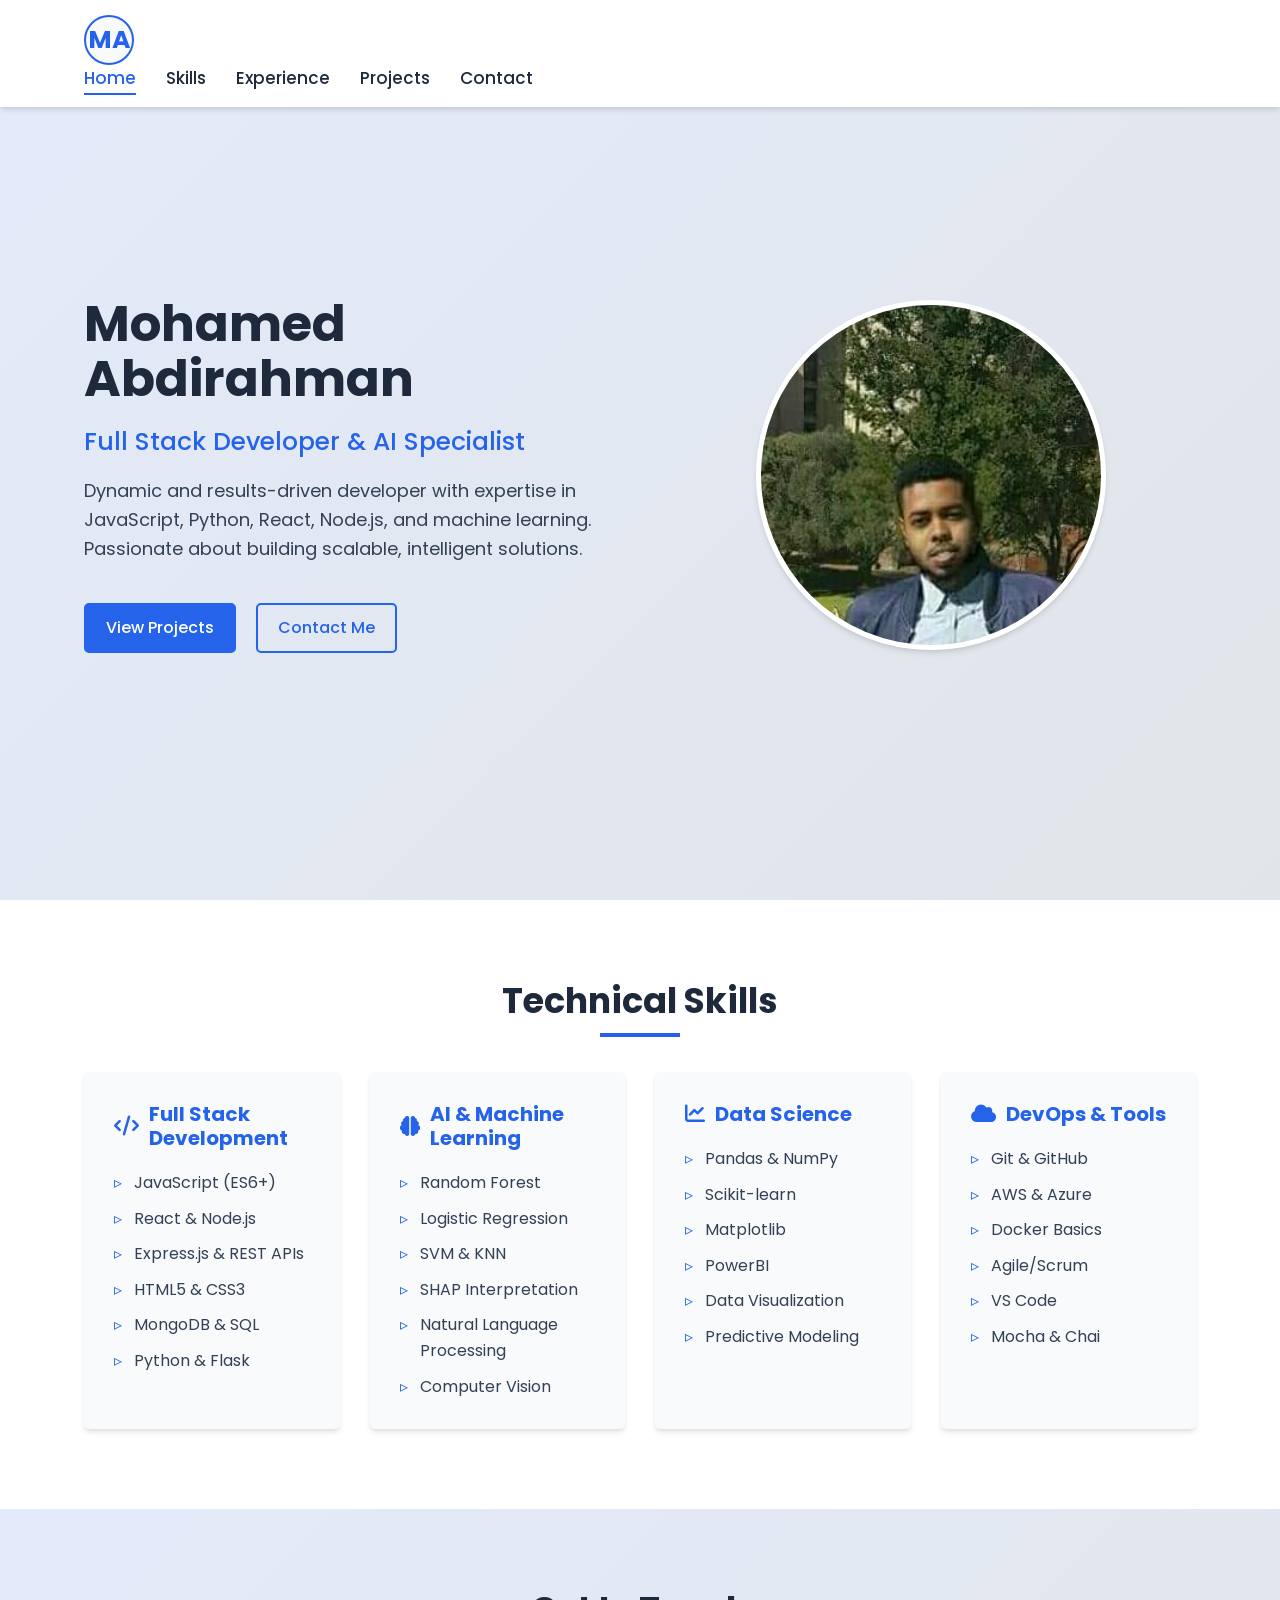
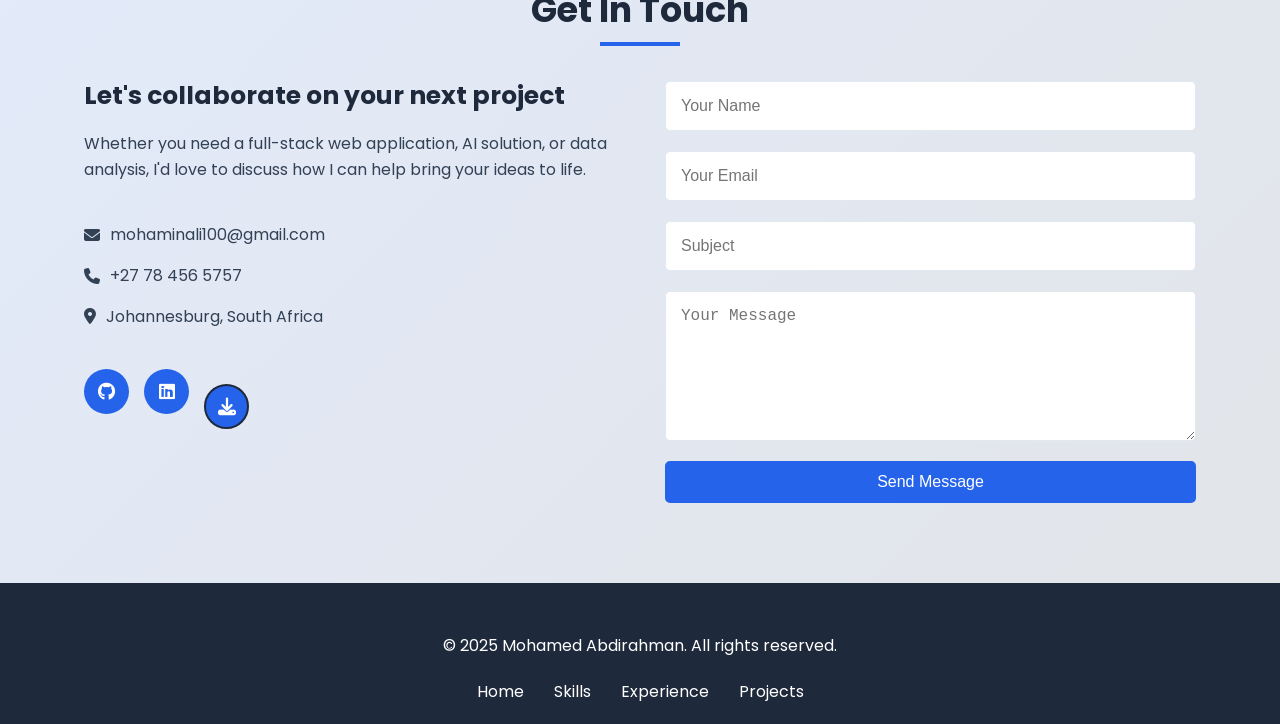
<file: index.html>
<!DOCTYPE html>
<html lang="en">
<head>
    <meta charset="UTF-8">
    <meta name="viewport" content="width=device-width, initial-scale=1.0">
    <title>Mohamed Abdirahman | Full Stack Developer & AI Specialist</title>
    <link rel="stylesheet" href="https://cdnjs.cloudflare.com/ajax/libs/font-awesome/6.4.0/css/all.min.css">
    <link href="https://fonts.googleapis.com/css2?family=Poppins:wght@300;400;500;600;700&family=Roboto+Mono:wght@400;500&display=swap" rel="stylesheet">
    <link rel="stylesheet" href="style.css">
</head>
<body>
    <header class="header">
        <div class="container">
            <div class="logo">MA</div>
            <nav class="nav">
                <ul class="nav-links">
                    <li><a href="#home" class="active">Home</a></li>
                    <li><a href="#skills">Skills</a></li>
                    <li><a href="experience.html">Experience</a></li>
                    <li><a href="projects.html">Projects</a></li>
                    <li><a href="#contact">Contact</a></li>
                   
                </ul>
                <div class="hamburger">
                    <div class="bar"></div>
                    <div class="bar"></div>
                    <div class="bar"></div>
                </div>
            </nav>
        </div>
    </header>

    <section id="home" class="hero">
        <div class="container">
            <div class="hero-content">
                <div class="hero-text">
                    <h1 class="title">Mohamed Abdirahman</h1>
                    <h2 class="subtitle">Full Stack Developer & AI Specialist</h2>
                    <p class="description">
                        Dynamic and results-driven developer with expertise in JavaScript, Python, React, Node.js, 
                        and machine learning. Passionate about building scalable, intelligent solutions.
                    </p>
                    <div class="cta-buttons">
                        <a href="projects.html" class="btn btn-primary">View Projects</a>
                        <a href="#contact" class="btn btn-secondary">Contact Me</a>
                    </div>
                </div>
                <div class="hero-image">
                    <img src="./images/profile.jpeg" alt="Mohamed Abdirahman" class="profile-img">
                </div>
            </div>
        </div>
    </section>

    <section id="skills" class="skills-section">
        <div class="container">
            <h2 class="section-title">Technical Skills</h2>
            <div class="skills-grid">
                <div class="skill-category">
                    <h3><i class="fas fa-code"></i> Full Stack Development</h3>
                    <ul>
                        <li>JavaScript (ES6+)</li>
                        <li>React & Node.js</li>
                        <li>Express.js & REST APIs</li>
                        <li>HTML5 & CSS3</li>
                        <li>MongoDB & SQL</li>
                        <li>Python & Flask</li>
                    </ul>
                </div>
                <div class="skill-category">
                    <h3><i class="fas fa-brain"></i> AI & Machine Learning</h3>
                    <ul>
                        <li>Random Forest</li>
                        <li>Logistic Regression</li>
                        <li>SVM & KNN</li>
                        <li>SHAP Interpretation</li>
                        <li>Natural Language Processing</li>
                        <li>Computer Vision</li>
                    </ul>
                </div>
                <div class="skill-category">
                    <h3><i class="fas fa-chart-line"></i> Data Science</h3>
                    <ul>
                        <li>Pandas & NumPy</li>
                        <li>Scikit-learn</li>
                        <li>Matplotlib</li>
                        <li>PowerBI</li>
                        <li>Data Visualization</li>
                        <li>Predictive Modeling</li>
                    </ul>
                </div>
                <div class="skill-category">
                    <h3><i class="fas fa-cloud"></i> DevOps & Tools</h3>
                    <ul>
                        <li>Git & GitHub</li>
                        <li>AWS & Azure</li>
                        <li>Docker Basics</li>
                        <li>Agile/Scrum</li>
                        <li>VS Code</li>
                        <li>Mocha & Chai</li>
                    </ul>
                </div>
            </div>
        </div>
    </section>

    <section id="contact" class="contact-section">
        <div class="container">
            <h2 class="section-title">Get In Touch</h2>
            <div class="contact-content">
                <div class="contact-info">
                    <h3>Let's collaborate on your next project</h3>
                    <p>
                        Whether you need a full-stack web application, AI solution, or data analysis, 
                        I'd love to discuss how I can help bring your ideas to life.
                    </p>
                    <div class="contact-details">
                        <p><i class="fas fa-envelope"></i> mohaminali100@gmail.com</p>
                        <p><i class="fas fa-phone"></i> +27 78 456 5757</p>
                        <p><i class="fas fa-map-marker-alt"></i> Johannesburg, South Africa</p>
                    </div>
                    <div class="social-links">
                        <a href="https://github.com/mohamedcodingpro" target="_blank"><i class="fab fa-github"></i></a>
                        <a href="https://www.linkedin.com/in/mohamed-abdirahman-897898302/" target="_blank"><i class="fab fa-linkedin"></i></a>
                        <a href="./images/Resume.pdf" download class="btn btn-resume"> 
                            <i class="fas fa-download" ></i> 
                        </a>
                    </div>
                </div>
                <form class="contact-form" id="contactForm">
                    <div class="form-group">
                        <input type="text" id="name" name="name" placeholder="Your Name" required>
                    </div>
                    <div class="form-group">
                        <input type="email" id="email" name="email" placeholder="Your Email" required>
                    </div>
                    <div class="form-group">
                        <input type="text" id="subject" name="subject" placeholder="Subject">
                    </div>
                    <div class="form-group">
                        <textarea id="message" name="message" rows="5" placeholder="Your Message" required></textarea>
                    </div>
                    <button type="submit" class="btn btn-primary">Send Message</button>
                </form>
            </div>
        </div>
    </section>

    <footer class="footer">
        <div class="container">
            <p>&copy; 2025 Mohamed Abdirahman. All rights reserved.</p>
            <div class="footer-links">
                <a href="#home">Home</a>
                <a href="#skills">Skills</a>
                <a href="experience.html">Experience</a>
                <a href="projects.html">Projects</a>
            </div>
        </div>
    </footer>

    <script src="script.js"></script>
</body>
</html>
</file>
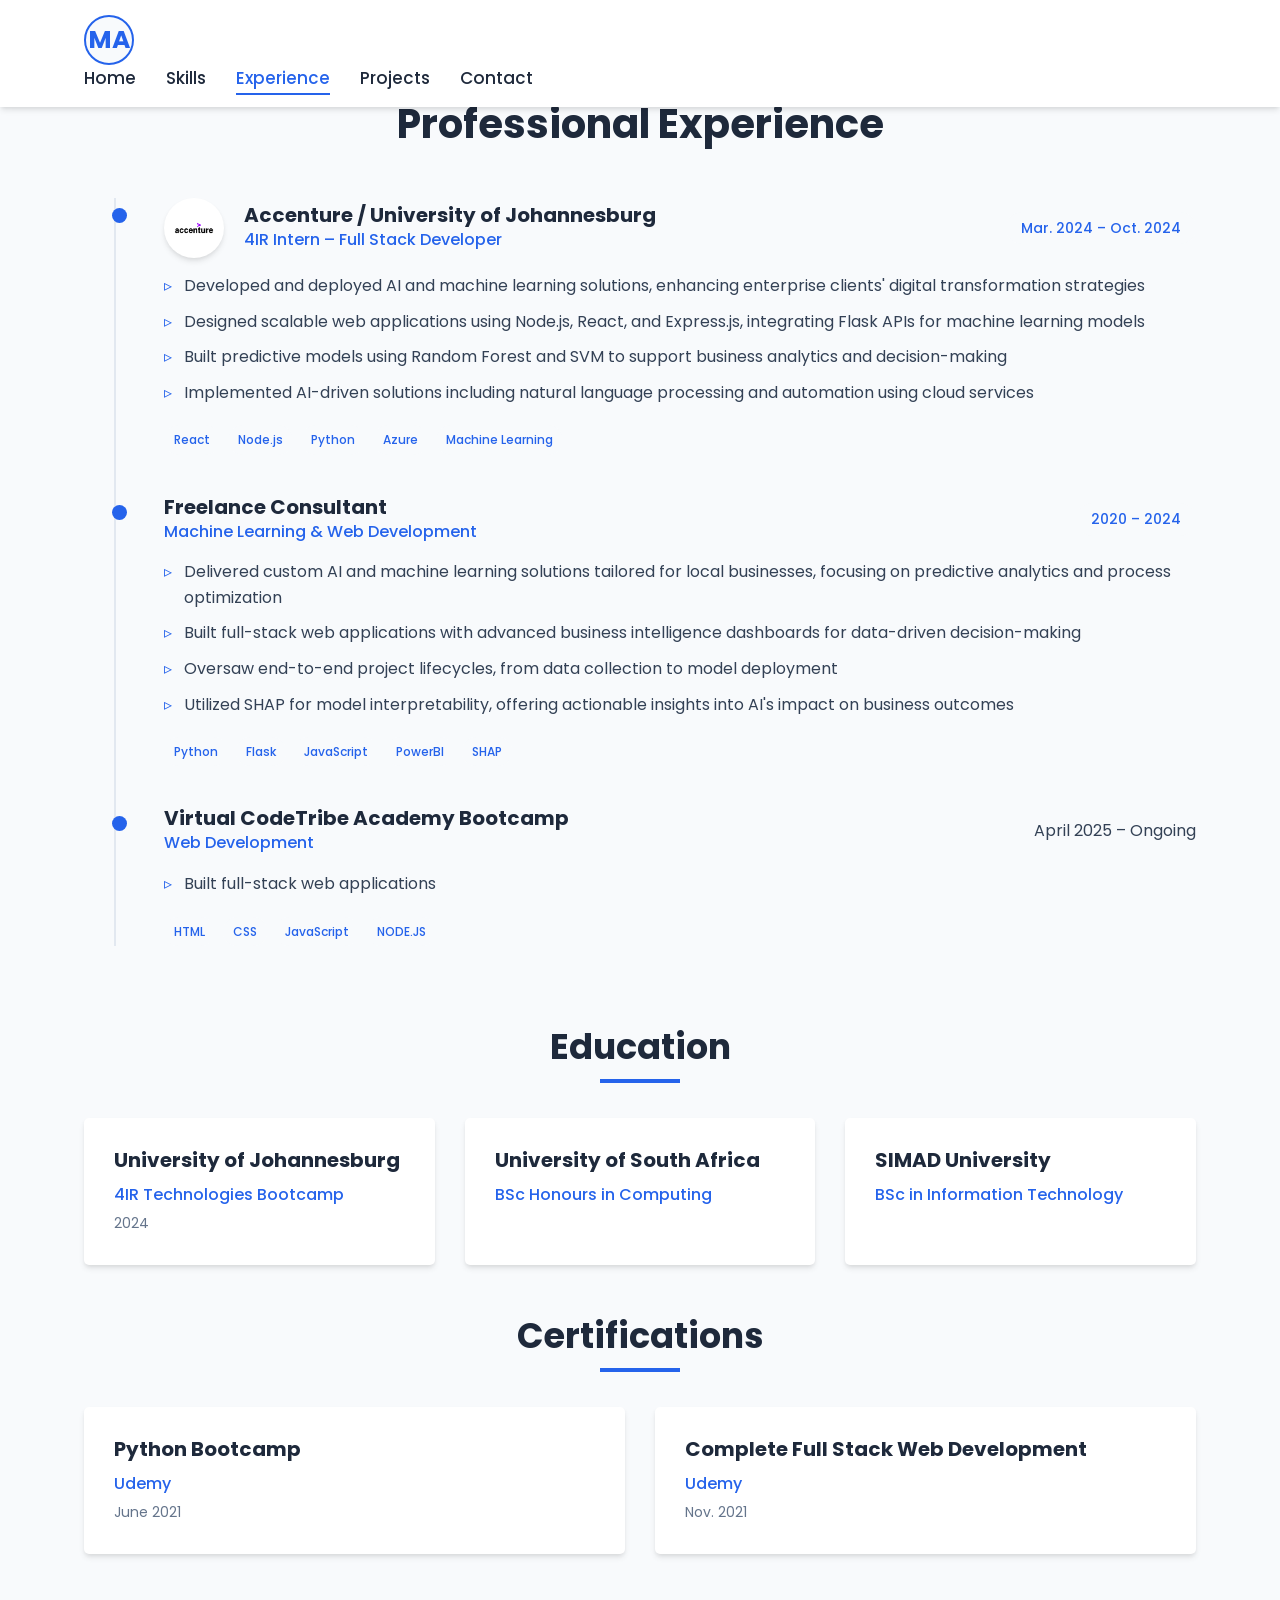
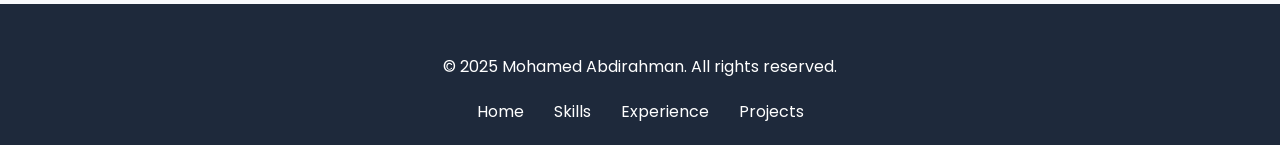
<file: experience.html>
<!DOCTYPE html>
<html lang="en">
<head>
    <meta charset="UTF-8">
    <meta name="viewport" content="width=device-width, initial-scale=1.0">
    <title>My Experience | Mohamed Abdirahman</title>
    <link rel="stylesheet" href="https://cdnjs.cloudflare.com/ajax/libs/font-awesome/6.4.0/css/all.min.css">
    <link href="https://fonts.googleapis.com/css2?family=Poppins:wght@300;400;500;600;700&family=Roboto+Mono:wght@400;500&display=swap" rel="stylesheet">
    <link rel="stylesheet" href="style.css">
</head>
<body>
    <header class="header">
        <div class="container">
            <div class="logo">MA</div>
            <nav class="nav">
                <ul class="nav-links">
                    <li><a href="index.html">Home</a></li>
                    <li><a href="index.html#skills">Skills</a></li>
                    <li><a href="experience.html" class="active">Experience</a></li>
                    <li><a href="projects.html">Projects</a></li>
                    <li><a href="index.html#contact">Contact</a></li>
                </ul>
                <div class="hamburger">
                    <div class="bar"></div>
                    <div class="bar"></div>
                    <div class="bar"></div>
                </div>
            </nav>
        </div>
    </header>

    <section class="experience-section">
        <div class="container">
            <h1 class="page-title">Professional Experience</h1>
            
            <div class="timeline">
                <div class="timeline-item">
                    <div class="timeline-header">
                        <div class="timeline-company">
                            <img src="./images/Accenture.png" alt="Accenture" class="company-logo">
                            <div>
                                <h3>Accenture / University of Johannesburg</h3>
                                <p class="position">4IR Intern – Full Stack Developer</p>
                            </div>
                        </div>
                        <div class="timeline-date">Mar. 2024 – Oct. 2024</div>
                    </div>
                    <div class="timeline-content">
                        <ul>
                            <li>Developed and deployed AI and machine learning solutions, enhancing enterprise clients' digital transformation strategies</li>
                            <li>Designed scalable web applications using Node.js, React, and Express.js, integrating Flask APIs for machine learning models</li>
                            <li>Built predictive models using Random Forest and SVM to support business analytics and decision-making</li>
                            <li>Implemented AI-driven solutions including natural language processing and automation using cloud services</li>
                        </ul>
                        <div class="tech-used">
                            <span>React</span>
                            <span>Node.js</span>
                            <span>Python</span>
                            <span>Azure</span>
                            <span>Machine Learning</span>
                        </div>
                    </div>
                </div>

                <div class="timeline-item">
                    <div class="timeline-header">
                        <div class="timeline-company">
                            <div>
                                <h3>Freelance Consultant</h3>
                                <p class="position">Machine Learning & Web Development</p>
                            </div>
                        </div>
                        <div class="timeline-date">2020 – 2024</div>
                    </div>
                    <div class="timeline-content">
                        <ul>
                            <li>Delivered custom AI and machine learning solutions tailored for local businesses, focusing on predictive analytics and process optimization</li>
                            <li>Built full-stack web applications with advanced business intelligence dashboards for data-driven decision-making</li>
                            <li>Oversaw end-to-end project lifecycles, from data collection to model deployment</li>
                            <li>Utilized SHAP for model interpretability, offering actionable insights into AI's impact on business outcomes</li>
                        </ul>
                        <div class="tech-used">
                            <span>Python</span>
                            <span>Flask</span>
                            <span>JavaScript</span>
                            <span>PowerBI</span>
                            <span>SHAP</span>
                        </div>
                    </div>
                </div>
                <div class="timeline-item">
                    <div class="timeline-header">
                        <div class="timeline-company">
                            <div>
                                <h3>Virtual CodeTribe Academy Bootcamp</h3>
                                <p class="position">Web Development</p>
                            </div>
                        </div>
                        <p class="duration">April 2025 – Ongoing</p>
                    </div>
                    <div class="timeline-content">
                        <ul>
                            
                            <li>Built full-stack web applications  </li>
                        </ul>
                        <div class="tech-used">
                            <span>HTML</span>
                            <span>CSS</span>
                            <span>JavaScript</span>
                            <span>NODE.JS</span>
                           
                        </div>
                    </div>
                </div>
            </div>

            <div class="education-section">
                <h2 class="section-title">Education</h2>
                <div class="education-grid">
                    <div class="education-card">
                        <h3>University of Johannesburg</h3>
                        <p class="degree">4IR Technologies Bootcamp</p>
                        <p class="date">2024</p>
                    </div>
                    <div class="education-card">
                        <h3>University of South Africa</h3>
                        <p class="degree">BSc Honours in Computing</p>
                    </div>
                    <div class="education-card">
                        <h3>SIMAD University</h3>
                        <p class="degree">BSc in Information Technology</p>
                    </div>
                </div>
            </div>

            <div class="certifications-section">
                <h2 class="section-title">Certifications</h2>
                <div class="certifications-grid">
                    <div class="certification-card">
                        <h3>Python Bootcamp</h3>
                        <p class="institution">Udemy</p>
                        <p class="date">June 2021</p>
                    </div>
                    <div class="certification-card">
                        <h3>Complete Full Stack Web Development</h3>
                        <p class="institution">Udemy</p>
                        <p class="date">Nov. 2021</p>
                    </div>
                </div>
            </div>
        </div>
    </section>

    <footer class="footer">
        <div class="container">
            <p>&copy; 2025 Mohamed Abdirahman. All rights reserved.</p>
            <div class="footer-links">
                <a href="index.html">Home</a>
                <a href="index.html#skills">Skills</a>
                <a href="experience.html">Experience</a>
                <a href="projects.html">Projects</a>
            </div>
        </div>
    </footer>

    <script src="script.js"></script>
</body>
</html>
</file>
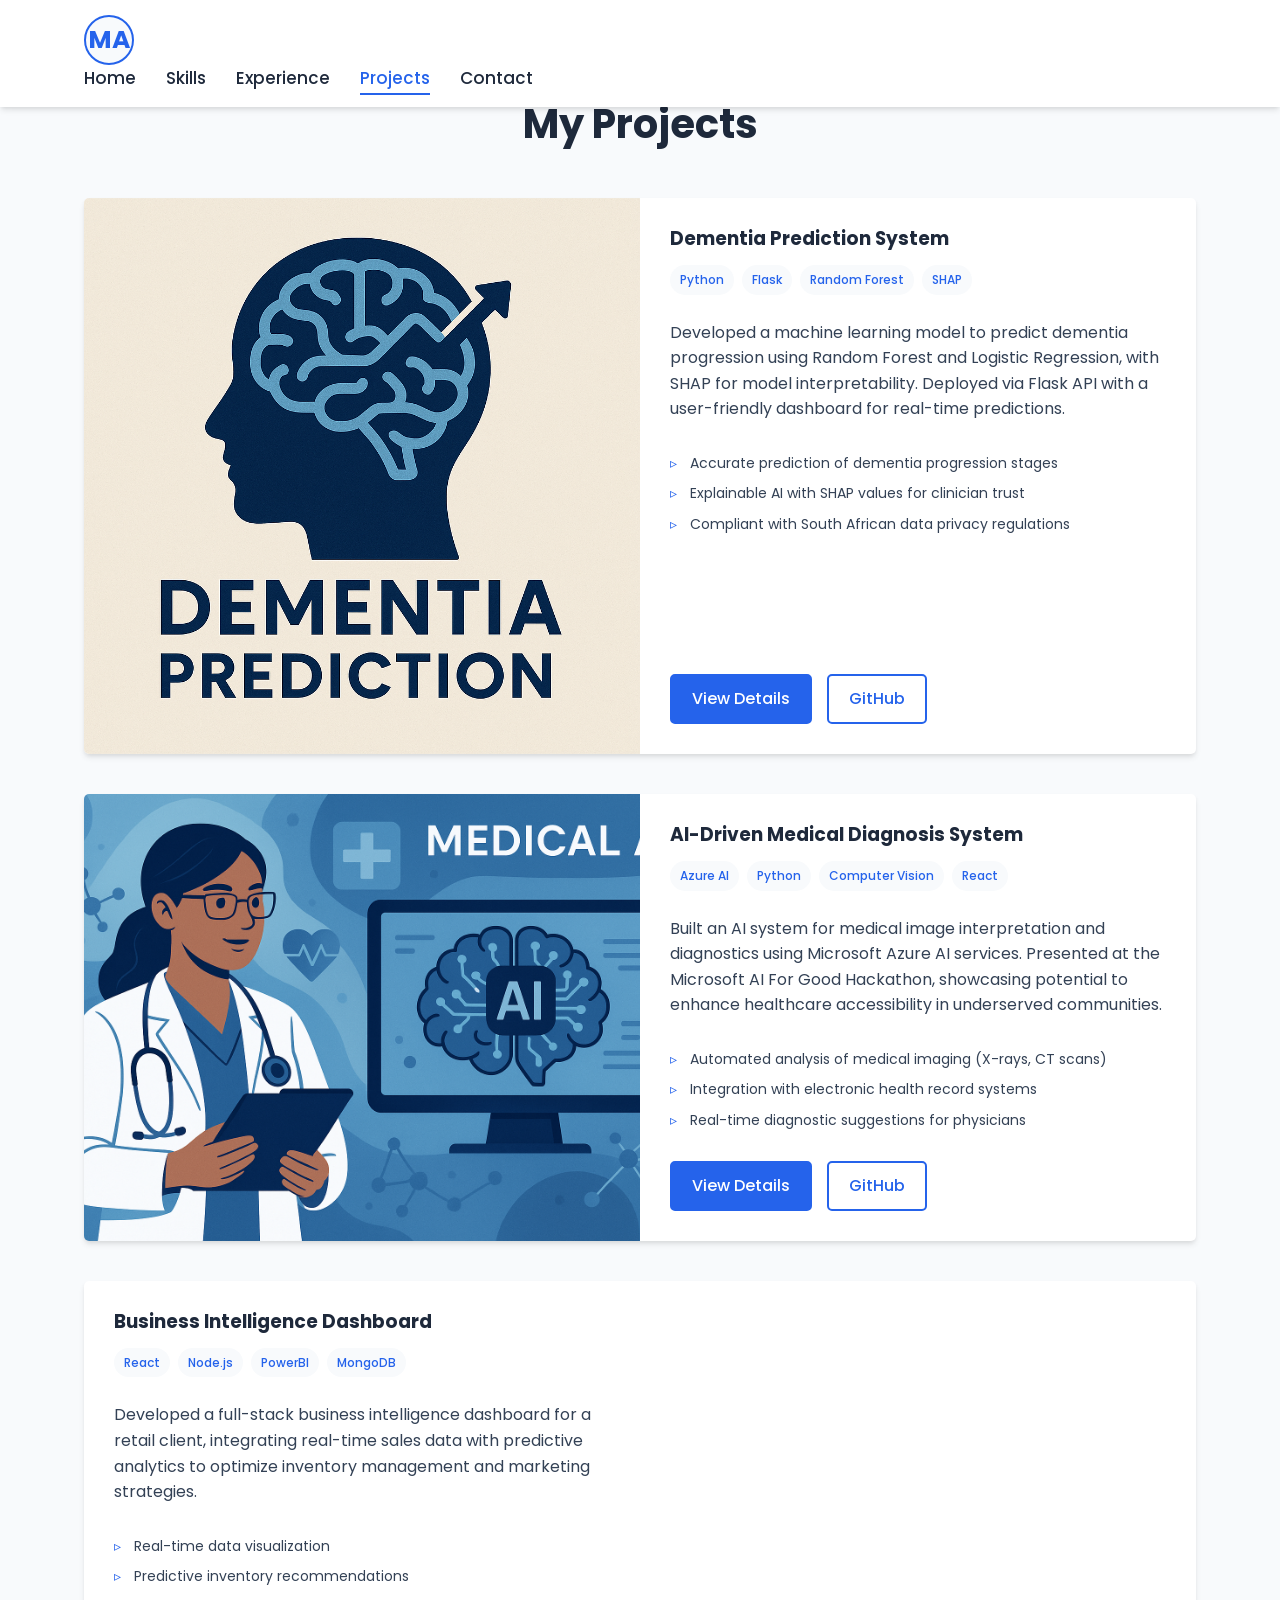
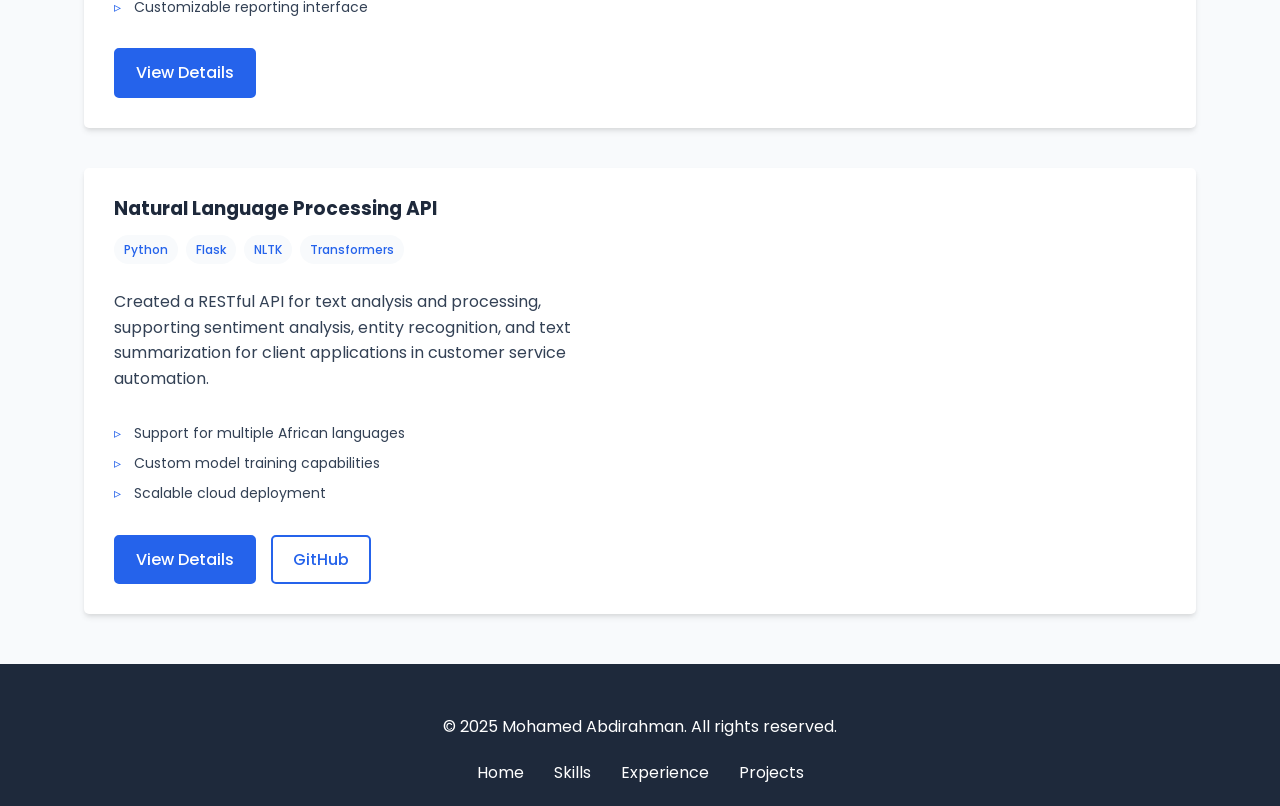
<file: projects.html>
<!DOCTYPE html>
<html lang="en">
<head>
    <meta charset="UTF-8">
    <meta name="viewport" content="width=device-width, initial-scale=1.0">
    <title>My Projects | Mohamed Abdirahman</title>
    <link rel="stylesheet" href="https://cdnjs.cloudflare.com/ajax/libs/font-awesome/6.4.0/css/all.min.css">
    <link href="https://fonts.googleapis.com/css2?family=Poppins:wght@300;400;500;600;700&family=Roboto+Mono:wght@400;500&display=swap" rel="stylesheet">
    <link rel="stylesheet" href="style.css">
</head>
<body>
    <header class="header">
        <div class="container">
            <div class="logo">MA</div>
            <nav class="nav">
                <ul class="nav-links">
                    <li><a href="index.html">Home</a></li>
                    <li><a href="index.html#skills">Skills</a></li>
                    <li><a href="experience.html">Experience</a></li>
                    <li><a href="projects.html" class="active">Projects</a></li>
                    <li><a href="index.html#contact">Contact</a></li>
                </ul>
                <div class="hamburger">
                    <div class="bar"></div>
                    <div class="bar"></div>
                    <div class="bar"></div>
                </div>
            </nav>
        </div>
    </header>

    <section class="projects-section">
        <div class="container">
            <h1 class="page-title">My Projects</h1>
            
            <div class="project-grid">
                <div class="project-card">
                    <div class="project-image">
                        <img src="./images/dementia.png" alt="Dementia Prediction System">
                    </div>
                    <div class="project-content">
                        <h3>Dementia Prediction System</h3>
                        <div class="project-tech">
                            <span>Python</span>
                            <span>Flask</span>
                            <span>Random Forest</span>
                            <span>SHAP</span>
                        </div>
                        <p class="project-description">
                            Developed a machine learning model to predict dementia progression using Random Forest 
                            and Logistic Regression, with SHAP for model interpretability. Deployed via Flask API 
                            with a user-friendly dashboard for real-time predictions.
                        </p>
                        <ul class="project-features">
                            <li>Accurate prediction of dementia progression stages</li>
                            <li>Explainable AI with SHAP values for clinician trust</li>
                            <li>Compliant with South African data privacy regulations</li>
                        </ul>
                        <div class="project-links">
                            <a href="#" class="btn btn-primary">View Details</a>
                            <a href="#" class="btn btn-secondary">GitHub</a>
                        </div>
                    </div>
                </div>

                <div class="project-card">
                    <div class="project-image">
                        <img src="./images/medical-ai.png" alt="AI-Driven Medical Diagnosis System">
                    </div>
                    <div class="project-content">
                        <h3>AI-Driven Medical Diagnosis System</h3>
                        <div class="project-tech">
                            <span>Azure AI</span>
                            <span>Python</span>
                            <span>Computer Vision</span>
                            <span>React</span>
                        </div>
                        <p class="project-description">
                            Built an AI system for medical image interpretation and diagnostics using Microsoft Azure 
                            AI services. Presented at the Microsoft AI For Good Hackathon, showcasing potential to 
                            enhance healthcare accessibility in underserved communities.
                        </p>
                        <ul class="project-features">
                            <li>Automated analysis of medical imaging (X-rays, CT scans)</li>
                            <li>Integration with electronic health record systems</li>
                            <li>Real-time diagnostic suggestions for physicians</li>
                        </ul>
                        <div class="project-links">
                            <a href="#" class="btn btn-primary">View Details</a>
                            <a href="#" class="btn btn-secondary">GitHub</a>
                        </div>
                    </div>
                </div>

                <div class="project-card">
                    <div class="project-content">
                        <h3>Business Intelligence Dashboard</h3>
                        <div class="project-tech">
                            <span>React</span>
                            <span>Node.js</span>
                            <span>PowerBI</span>
                            <span>MongoDB</span>
                        </div>
                        <p class="project-description">
                            Developed a full-stack business intelligence dashboard for a retail client, integrating 
                            real-time sales data with predictive analytics to optimize inventory management and 
                            marketing strategies.
                        </p>
                        <ul class="project-features">
                            <li>Real-time data visualization</li>
                            <li>Predictive inventory recommendations</li>
                            <li>Customizable reporting interface</li>
                        </ul>
                        <div class="project-links">
                            <a href="#" class="btn btn-primary">View Details</a>
                        </div>
                    </div>
                </div>

                <div class="project-card">
                    <div class="project-content">
                        <h3>Natural Language Processing API</h3>
                        <div class="project-tech">
                            <span>Python</span>
                            <span>Flask</span>
                            <span>NLTK</span>
                            <span>Transformers</span>
                        </div>
                        <p class="project-description">
                            Created a RESTful API for text analysis and processing, supporting sentiment analysis, 
                            entity recognition, and text summarization for client applications in customer service 
                            automation.
                        </p>
                        <ul class="project-features">
                            <li>Support for multiple African languages</li>
                            <li>Custom model training capabilities</li>
                            <li>Scalable cloud deployment</li>
                        </ul>
                        <div class="project-links">
                            <a href="#" class="btn btn-primary">View Details</a>
                            <a href="#" class="btn btn-secondary">GitHub</a>
                        </div>
                    </div>
                </div>
            </div>
        </div>
    </section>

    <footer class="footer">
        <div class="container">
            <p>&copy; 2025 Mohamed Abdirahman. All rights reserved.</p>
            <div class="footer-links">
                <a href="index.html">Home</a>
                <a href="index.html#skills">Skills</a>
                <a href="experience.html">Experience</a>
                <a href="projects.html">Projects</a>
            </div>
        </div>
    </footer>

    <script src="script.js"></script>
</body>
</html>
</file>
<file: style.css>
/* ===== BASE STYLES ===== */
:root {
    --primary: #2563eb;
    --primary-dark: #1d4ed8;
    --secondary: #1e293b;
    --accent: #e11d48;
    --light: #f8fafc;
    --dark: #0f172a;
    --text: #334155;
    --text-light: #64748b;
    --white: #ffffff;
    --gray: #e2e8f0;
    --shadow: 0 4px 6px -1px rgba(0, 0, 0, 0.1), 0 2px 4px -1px rgba(0, 0, 0, 0.06);
    --transition: all 0.3s ease;
}

* {
    margin: 0;
    padding: 0;
    box-sizing: border-box;
}

html {
    scroll-behavior: smooth;
    font-size: 62.5%;
}

body {
    font-family: 'Poppins', sans-serif;
    line-height: 1.6;
    color: var(--text);
    background-color: var(--light);
    font-size: 1.6rem;
}

h1, h2, h3, h4 {
    line-height: 1.2;
    color: var(--secondary);
}

a {
    text-decoration: none;
    color: var(--primary);
    transition: var(--transition);
}

img {
    max-width: 100%;
    height: auto;
    display: block;
}

ul {
    list-style: none;
}

.container {
    width: 90%;
    max-width: 1200px;
    margin: 0 auto;
    padding: 0 2rem;
}

.btn {
    display: inline-flex;
    align-items: center;
    justify-content: center;
    padding: 1rem 2rem;
    border-radius: 0.5rem;
    font-weight: 500;
    transition: var(--transition);
    font-size: 1.6rem;
    gap: 0.8rem;
}

.btn-primary {
    background: var(--primary);
    color: var(--white);
    border: 2px solid var(--primary);
}

.btn-primary:hover {
    background: var(--primary-dark);
    transform: translateY(-2px);
    box-shadow: var(--shadow);
}

.btn-secondary {
    background: transparent;
    color: var(--primary);
    border: 2px solid var(--primary);
}

.btn-secondary:hover {
    background: var(--primary);
    color: var(--white);
    transform: translateY(-2px);
    box-shadow: var(--shadow);
}

.btn-resume {
    background: var(--secondary);
    color: var(--white);
    border: 2px solid var(--secondary);
    margin-top: 1.5rem;
}

.btn-resume:hover {
    background: var(--dark);
    transform: translateY(-2px);
    box-shadow: var(--shadow);
}

.section-title {
    text-align: center;
    margin-bottom: 5rem;
    font-size: 3.5rem;
    color: var(--secondary);
    position: relative;
}

.section-title::after {
    content: '';
    position: absolute;
    bottom: -1.5rem;
    left: 50%;
    transform: translateX(-50%);
    width: 80px;
    height: 4px;
    background: var(--primary);
}

.page-title {
    font-size: 4rem;
    margin-bottom: 5rem;
    color: var(--secondary);
    text-align: center;
}

/* ===== HEADER & NAVIGATION ===== */
.header {
    background-color: var(--white);
    box-shadow: var(--shadow);
    position: fixed;
    width: 100%;
    top: 0;
    z-index: 1000;
    padding: 1.5rem 0;
}

.logo {
    font-size: 2.5rem;
    font-weight: 700;
    color: var(--primary);
    background: var(--light);
    width: 50px;
    height: 50px;
    display: flex;
    align-items: center;
    justify-content: center;
    border-radius: 50%;
    border: 2px solid var(--primary);
}

.nav {
    display: flex;
    justify-content: space-between;
    align-items: center;
}

.nav-links {
    display: flex;
    gap: 3rem;
}

.nav-links a {
    color: var(--secondary);
    font-weight: 500;
    font-size: 1.7rem;
    position: relative;
    padding: 0.5rem 0;
}

.nav-links a::before {
    content: '';
    position: absolute;
    bottom: 0;
    left: 0;
    width: 0;
    height: 2px;
    background: var(--primary);
    transition: var(--transition);
}

.nav-links a:hover::before,
.nav-links a.active::before {
    width: 100%;
}

.nav-links a:hover,
.nav-links a.active {
    color: var(--primary);
}

.hamburger {
    display: none;
    cursor: pointer;
    flex-direction: column;
    gap: 0.5rem;
}

.bar {
    width: 25px;
    height: 3px;
    background: var(--secondary);
    transition: var(--transition);
}

/* ===== HERO SECTION ===== */
.hero {
    min-height: 100vh;
    display: flex;
    align-items: center;
    padding: 10rem 0 5rem;
    background: linear-gradient(135deg, rgba(37, 99, 235, 0.1), rgba(30, 41, 59, 0.1));
}

.hero-content {
    display: grid;
    grid-template-columns: 1fr 1fr;
    gap: 5rem;
    align-items: center;
}

.hero-text {
    display: flex;
    flex-direction: column;
    gap: 2rem;
}

.title {
    font-size: 5rem;
    color: var(--secondary);
    line-height: 1.1;
}

.subtitle {
    font-size: 2.5rem;
    color: var(--primary);
    font-weight: 500;
}

.description {
    font-size: 1.8rem;
    color: var(--text);
    max-width: 600px;
}

.cta-buttons {
    display: flex;
    gap: 2rem;
    margin-top: 2rem;
}

.profile-img {
    width: 350px;
    height: 350px;
    border-radius: 50%;
    object-fit: cover;
    border: 5px solid var(--white);
    box-shadow: var(--shadow);
    margin: 0 auto;
}

/* ===== SKILLS SECTION ===== */
.skills-section {
    padding: 8rem 0;
    background: var(--white);
}

.skills-grid {
    display: grid;
    grid-template-columns: repeat(auto-fit, minmax(250px, 1fr));
    gap: 3rem;
}

.skill-category {
    background: var(--light);
    padding: 3rem;
    border-radius: 0.5rem;
    box-shadow: var(--shadow);
    transition: var(--transition);
}

.skill-category:hover {
    transform: translateY(-5px);
    box-shadow: 0 10px 15px -3px rgba(0, 0, 0, 0.1);
}

.skill-category h3 {
    font-size: 2rem;
    margin-bottom: 2rem;
    color: var(--primary);
    display: flex;
    align-items: center;
    gap: 1rem;
}

.skill-category ul {
    display: flex;
    flex-direction: column;
    gap: 1rem;
}

.skill-category li {
    font-size: 1.6rem;
    color: var(--text);
    position: relative;
    padding-left: 2rem;
}

.skill-category li::before {
    content: '▹';
    position: absolute;
    left: 0;
    color: var(--primary);
}

/* ===== CONTACT SECTION ===== */
.contact-section {
    padding: 8rem 0;
    background: linear-gradient(135deg, rgba(37, 99, 235, 0.1), rgba(30, 41, 59, 0.1));
}

.contact-content {
    display: grid;
    grid-template-columns: 1fr 1fr;
    gap: 5rem;
}

.contact-info {
    display: flex;
    flex-direction: column;
    gap: 2rem;
}

.contact-info h3 {
    font-size: 2.5rem;
    color: var(--secondary);
}

.contact-info p {
    font-size: 1.6rem;
    color: var(--text);
}

.contact-details {
    display: flex;
    flex-direction: column;
    gap: 1.5rem;
    margin-top: 2rem;
}

.contact-details p {
    display: flex;
    align-items: center;
    gap: 1rem;
    font-size: 1.6rem;
}

.social-links {
    display: flex;
    gap: 1.5rem;
    margin-top: 2rem;
}

.social-links a {
    width: 45px;
    height: 45px;
    border-radius: 50%;
    background: var(--primary);
    color: var(--white);
    display: flex;
    align-items: center;
    justify-content: center;
    font-size: 1.8rem;
    transition: var(--transition);
}

.social-links a:hover {
    background: var(--secondary);
    transform: translateY(-3px);
}

.contact-form {
    display: flex;
    flex-direction: column;
    gap: 2rem;
}

.form-group {
    display: flex;
    flex-direction: column;
    gap: 0.5rem;
}

.form-group input,
.form-group textarea {
    width: 100%;
    padding: 1.5rem;
    border: 1px solid var(--gray);
    border-radius: 0.5rem;
    font-size: 1.6rem;
    transition: var(--transition);
}

.form-group input:focus,
.form-group textarea:focus {
    border-color: var(--primary);
    outline: none;
    box-shadow: 0 0 0 3px rgba(37, 99, 235, 0.2);
}

.form-group textarea {
    min-height: 150px;
    resize: vertical;
}

/* ===== PROJECTS PAGE ===== */
.projects-section {
    padding: 10rem 0 5rem;
}

.project-grid {
    display: grid;
    grid-template-columns: 1fr;
    gap: 4rem;
}

.project-card {
    background: var(--white);
    border-radius: 0.5rem;
    overflow: hidden;
    box-shadow: var(--shadow);
    transition: var(--transition);
    display: grid;
    grid-template-columns: 1fr 1fr;
}

.project-card:hover {
    transform: translateY(-5px);
    box-shadow: 0 10px 15px -3px rgba(0, 0, 0, 0.1);
}

.project-image {
    height: 100%;
}

.project-image img {
    width: 100%;
    height: 100%;
    object-fit: cover;
}

.project-content {
    padding: 3rem;
    display: flex;
    flex-direction: column;
    gap: 1.5rem;
}

.project-tech {
    display: flex;
    flex-wrap: wrap;
    gap: 0.8rem;
    margin-bottom: 1rem;
}

.project-tech span {
    background: var(--light);
    color: var(--primary);
    padding: 0.5rem 1rem;
    border-radius: 2rem;
    font-size: 1.2rem;
    font-weight: 500;
}

.project-description {
    font-size: 1.6rem;
    color: var(--text);
    line-height: 1.6;
}

.project-features {
    display: flex;
    flex-direction: column;
    gap: 0.8rem;
    margin: 1.5rem 0;
}

.project-features li {
    font-size: 1.4rem;
    color: var(--text);
    position: relative;
    padding-left: 2rem;
}

.project-features li::before {
    content: '▹';
    position: absolute;
    left: 0;
    color: var(--primary);
}

.project-links {
    display: flex;
    gap: 1.5rem;
    margin-top: auto;
}

/* ===== EXPERIENCE PAGE ===== */
.experience-section {
    padding: 10rem 0 5rem;
}

.timeline {
    display: flex;
    flex-direction: column;
    gap: 4rem;
    position: relative;
    margin-bottom: 8rem;
}

.timeline::before {
    content: '';
    position: absolute;
    left: 3rem;
    top: 0;
    bottom: 0;
    width: 2px;
    background: var(--gray);
}

.timeline-item {
    position: relative;
    padding-left: 8rem;
}

.timeline-item::before {
    content: '';
    position: absolute;
    left: 2.8rem;
    top: 1rem;
    width: 1.5rem;
    height: 1.5rem;
    border-radius: 50%;
    background: var(--primary);
    z-index: 1;
}

.timeline-header {
    display: flex;
    justify-content: space-between;
    align-items: center;
    margin-bottom: 1.5rem;
}

.timeline-company {
    display: flex;
    align-items: center;
    gap: 2rem;
}

.company-logo {
    width: 60px;
    height: 60px;
    object-fit: contain;
    border-radius: 50%;
    background: var(--white);
    padding: 0.5rem;
    box-shadow: var(--shadow);
}

.timeline-company h3 {
    font-size: 2rem;
    color: var(--secondary);
}

.position {
    font-size: 1.6rem;
    color: var(--primary);
    font-weight: 500;
}

.timeline-date {
    background: var(--light);
    padding: 0.5rem 1.5rem;
    border-radius: 2rem;
    font-size: 1.4rem;
    font-weight: 500;
    color: var(--primary);
}

.timeline-content ul {
    display: flex;
    flex-direction: column;
    gap: 1rem;
    margin-bottom: 2rem;
}

.timeline-content li {
    font-size: 1.6rem;
    color: var(--text);
    position: relative;
    padding-left: 2rem;
}

.timeline-content li::before {
    content: '▹';
    position: absolute;
    left: 0;
    color: var(--primary);
}

.tech-used {
    display: flex;
    flex-wrap: wrap;
    gap: 0.8rem;
}

.tech-used span {
    background: var(--light);
    color: var(--primary);
    padding: 0.5rem 1rem;
    border-radius: 2rem;
    font-size: 1.2rem;
    font-weight: 500;
}

.education-section {
    margin-top: 8rem;
}

.education-grid {
    display: grid;
    grid-template-columns: repeat(auto-fit, minmax(300px, 1fr));
    gap: 3rem;
}

.education-card {
    background: var(--white);
    padding: 3rem;
    border-radius: 0.5rem;
    box-shadow: var(--shadow);
    transition: var(--transition);
}

.education-card:hover {
    transform: translateY(-5px);
    box-shadow: 0 10px 15px -3px rgba(0, 0, 0, 0.1);
}

.education-card h3 {
    font-size: 2rem;
    margin-bottom: 1rem;
    color: var(--secondary);
}

.degree {
    font-size: 1.6rem;
    color: var(--primary);
    font-weight: 500;
    margin-bottom: 0.5rem;
}

.date {
    font-size: 1.4rem;
    color: var(--text-light);
}

.certifications-section {
    margin-top: 5rem;
}

.certifications-grid {
    display: grid;
    grid-template-columns: repeat(auto-fit, minmax(300px, 1fr));
    gap: 3rem;
}

.certification-card {
    background: var(--white);
    padding: 3rem;
    border-radius: 0.5rem;
    box-shadow: var(--shadow);
    transition: var(--transition);
}

.certification-card:hover {
    transform: translateY(-5px);
    box-shadow: 0 10px 15px -3px rgba(0, 0, 0, 0.1);
}

.certification-card h3 {
    font-size: 2rem;
    margin-bottom: 1rem;
    color: var(--secondary);
}

.institution {
    font-size: 1.6rem;
    color: var(--primary);
    font-weight: 500;
    margin-bottom: 0.5rem;
}

/* ===== FOOTER ===== */
.footer {
    background: var(--secondary);
    color: var(--white);
    padding: 5rem 0 2rem;
}

.footer p {
    text-align: center;
    font-size: 1.6rem;
    margin-bottom: 2rem;
}

.footer-links {
    display: flex;
    justify-content: center;
    gap: 3rem;
}

.footer-links a {
    color: var(--white);
    font-size: 1.6rem;
    transition: var(--transition);
}

.footer-links a:hover {
    color: var(--primary);
}

/* ===== RESPONSIVE DESIGN ===== */
@media (max-width: 992px) {
    html {
        font-size: 58%;
    }

    .hero-content {
        grid-template-columns: 1fr;
        gap: 3rem;
    }

    .profile-img {
        width: 300px;
        height: 300px;
        margin: 0 auto;
    }

    .contact-content {
        grid-template-columns: 1fr;
    }

    .project-card {
        grid-template-columns: 1fr;
    }

    .project-image {
        height: 300px;
    }
}

@media (max-width: 768px) {
    .nav-links {
        position: fixed;
        top: 80px;
        left: -100%;
        width: 100%;
        height: calc(100vh - 80px);
        background: var(--white);
        flex-direction: column;
        align-items: center;
        justify-content: center;
        gap: 3rem;
        transition: var(--transition);
        box-shadow: var(--shadow);
    }

    .nav-links.active {
        left: 0;
    }

    .hamburger {
        display: flex;
    }

    .hamburger.active .bar:nth-child(1) {
        transform: translateY(8px) rotate(45deg);
    }

    .hamburger.active .bar:nth-child(2) {
        opacity: 0;
    }

    .hamburger.active .bar:nth-child(3) {
        transform: translateY(-8px) rotate(-45deg);
    }

    .title {
        font-size: 4rem;
    }

    .subtitle {
        font-size: 2rem;
    }

    .cta-buttons {
        flex-direction: column;
    }
}

@media (max-width: 576px) {
    html {
        font-size: 55%;
    }

    .title {
        font-size: 3.5rem;
    }

    .profile-img {
        width: 250px;
        height: 250px;
    }

    .section-title {
        font-size: 3rem;
    }

    .timeline::before {
        left: 1.5rem;
    }

    .timeline-item {
        padding-left: 5rem;
    }

    .timeline-item::before {
        left: 1.3rem;
    }

    .timeline-header {
        flex-direction: column;
        align-items: flex-start;
        gap: 1rem;
    }

    .timeline-company {
        flex-direction: column;
        align-items: flex-start;
        gap: 1rem;
    }
}
</file>
